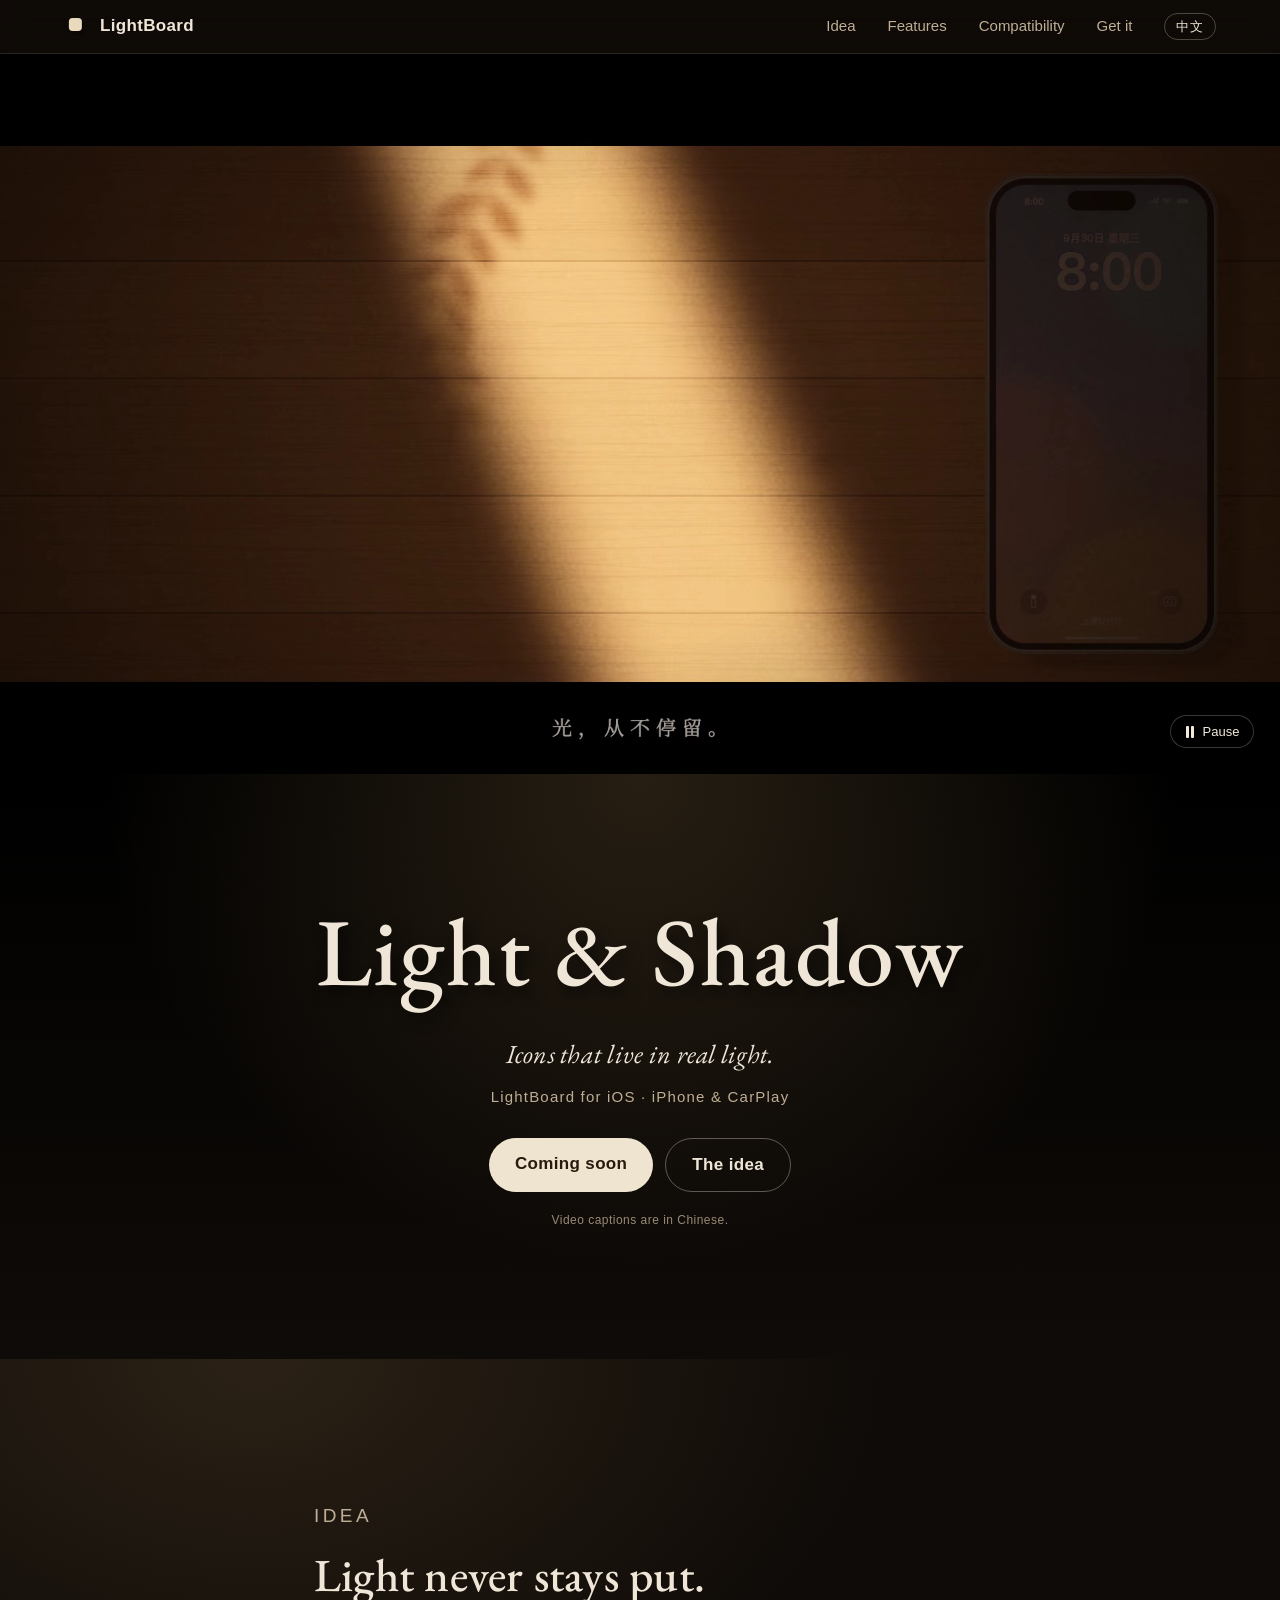
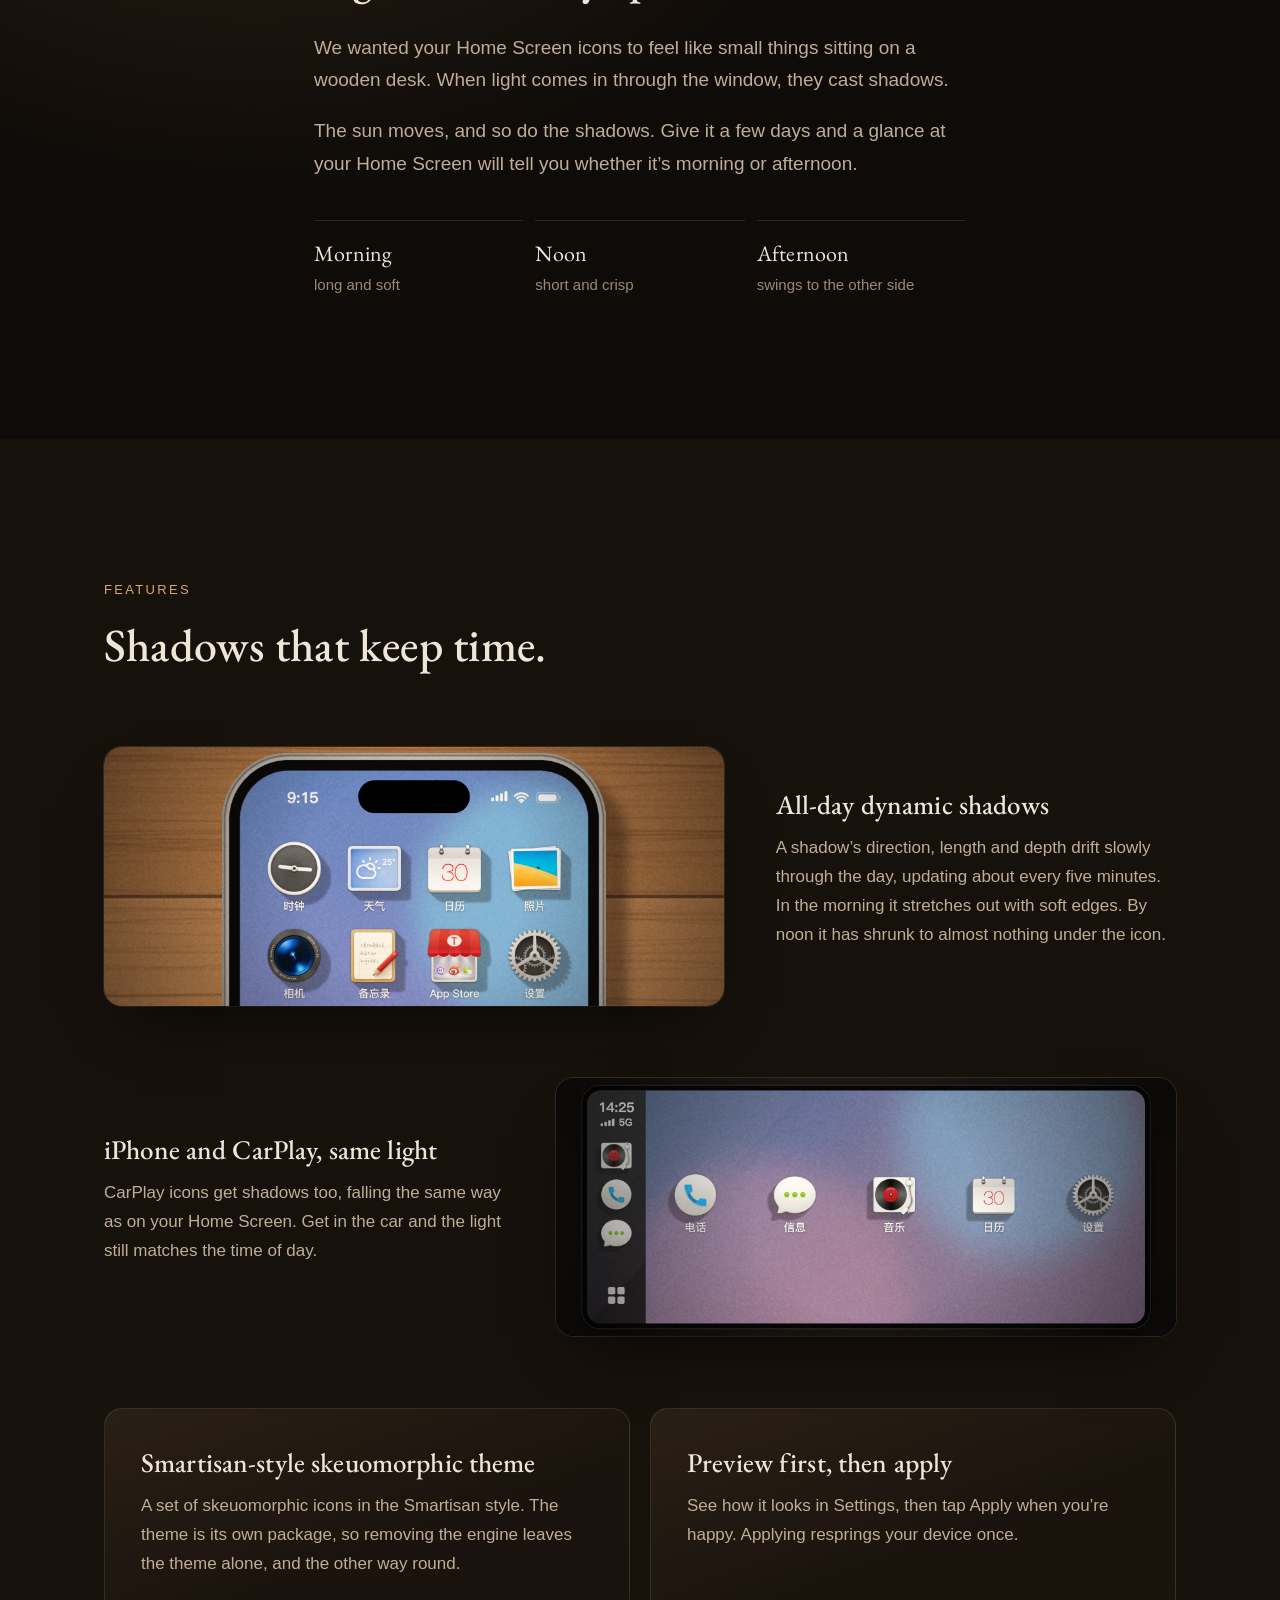
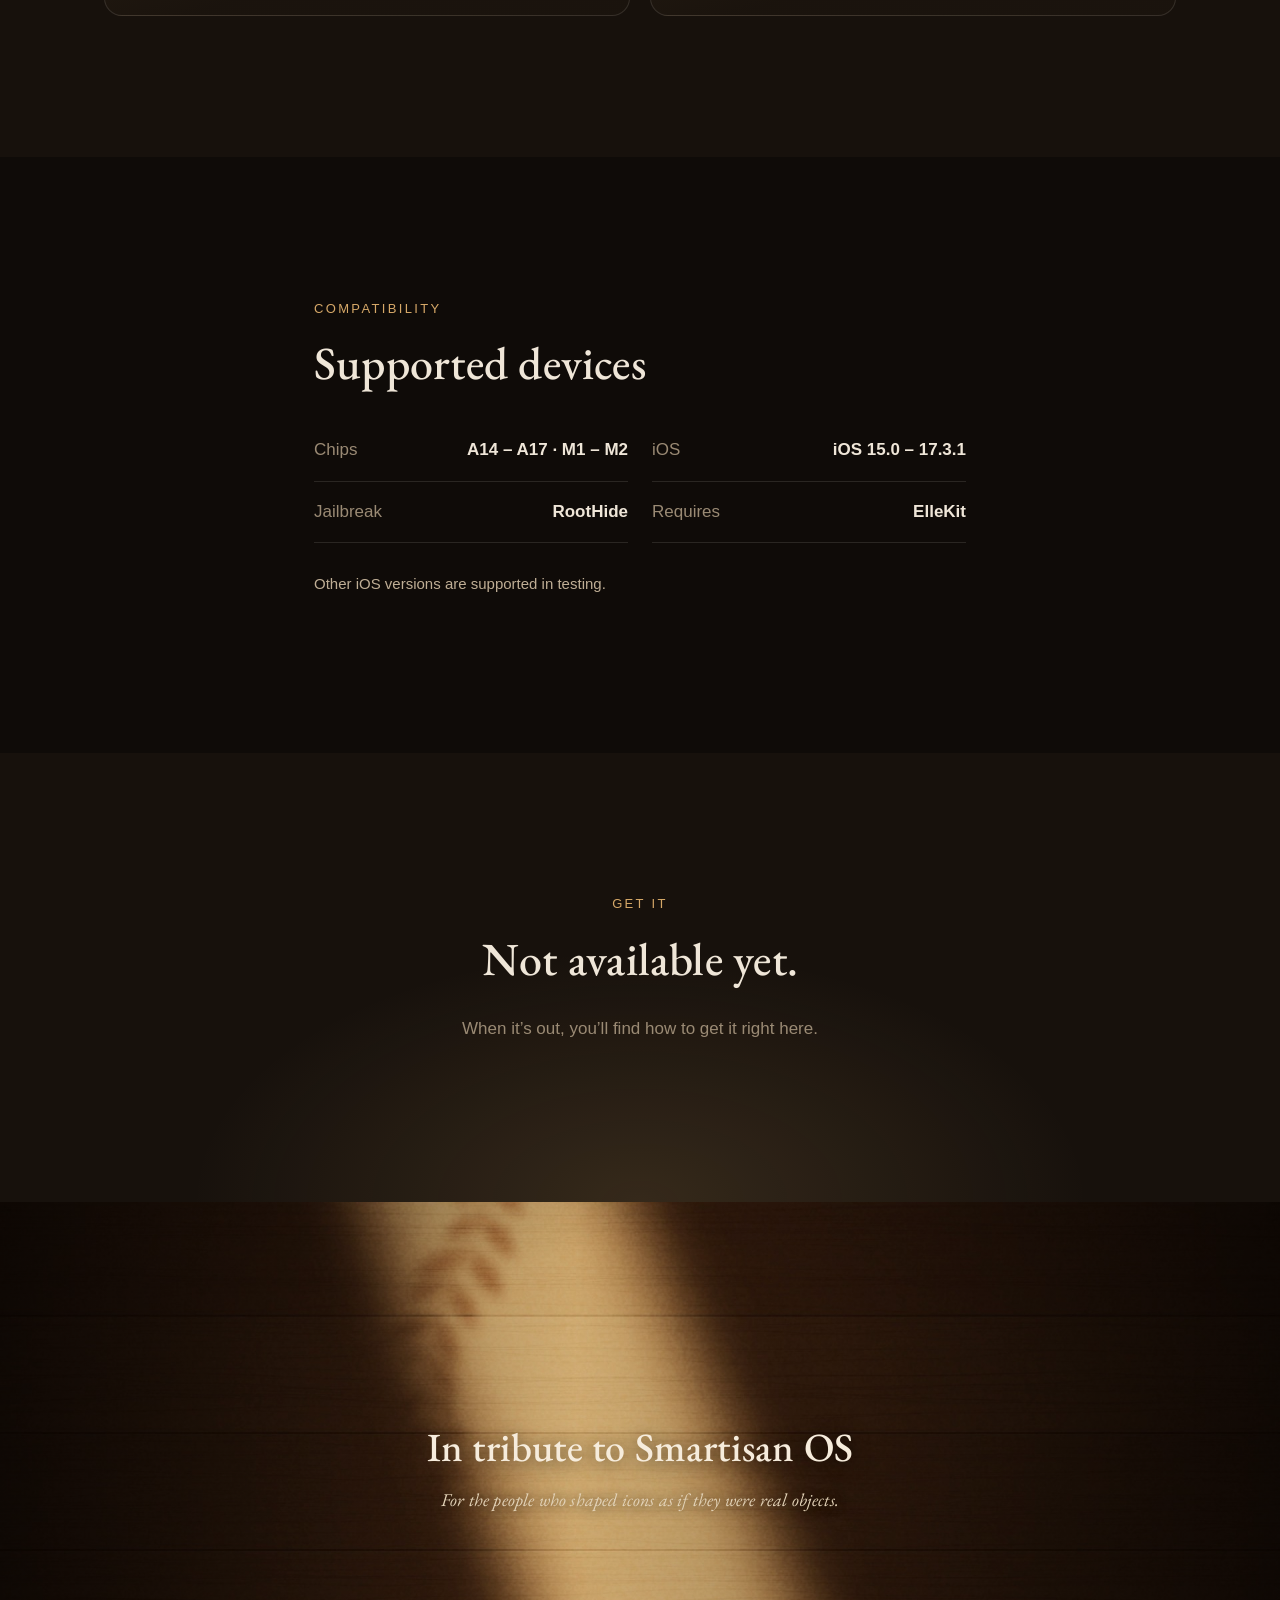
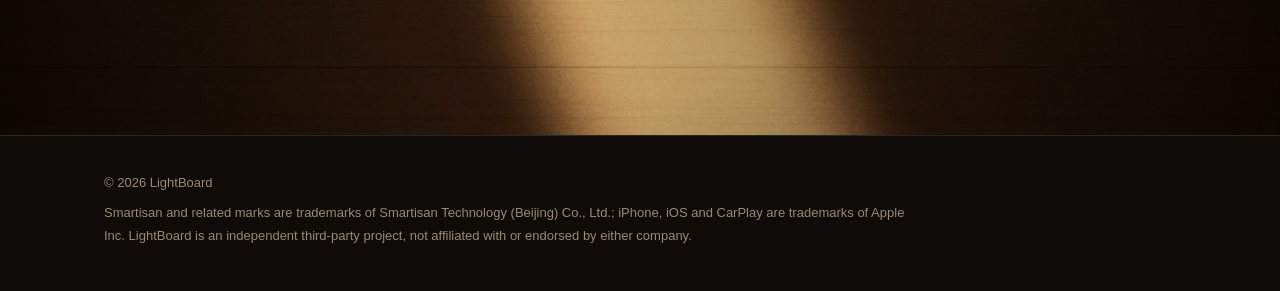
<file: index.html>
<!doctype html>
<html lang="zh-CN">
<head>
<meta charset="utf-8">
<meta name="viewport" content="width=device-width, initial-scale=1, viewport-fit=cover">
<title>LightBoard · 感知光影</title>
<meta name="description" content="LightBoard 是面向 iOS 15–17 的图标主题与全天动态阴影引擎：图标的影子随一天的太阳移动，iPhone 主屏与 CarPlay 同一束光。">
<link rel="canonical" href="https://tweak.smartisanios.com/">
<link rel="alternate" hreflang="zh-CN" href="https://tweak.smartisanios.com/">
<link rel="alternate" hreflang="en" href="https://tweak.smartisanios.com/en/">
<link rel="alternate" hreflang="x-default" href="https://tweak.smartisanios.com/">
<script>
(function () {
  try {
    if (localStorage.getItem('lb-lang')) return;
    var langs = navigator.languages && navigator.languages.length ? navigator.languages : [navigator.language || ''];
    for (var i = 0; i < langs.length; i++) { if (/^zh/i.test(langs[i])) return; }
    location.replace('/en/');
  } catch (e) {}
})();
</script>
<meta name="theme-color" content="#0f0b08">
<meta name="color-scheme" content="dark">

<meta property="og:type" content="website">
<meta property="og:site_name" content="LightBoard">
<meta property="og:title" content="LightBoard · 感知光影">
<meta property="og:description" content="让图标，活在真实的光里。iPhone 与 CarPlay 的全天动态图标阴影。">
<meta property="og:url" content="https://tweak.smartisanios.com/">
<meta property="og:image" content="https://tweak.smartisanios.com/assets/poster.jpg">
<meta property="og:locale" content="zh_CN">
<meta property="og:locale:alternate" content="en_US">
<meta name="twitter:card" content="summary_large_image">
<meta name="twitter:title" content="LightBoard · 感知光影">
<meta name="twitter:description" content="让图标，活在真实的光里。iPhone 与 CarPlay 的全天动态图标阴影。">
<meta name="twitter:image" content="https://tweak.smartisanios.com/assets/poster.jpg">

<link rel="icon" href="assets/favicon.svg" type="image/svg+xml">
<link rel="preconnect" href="https://fonts.googleapis.com">
<link rel="preconnect" href="https://fonts.gstatic.com" crossorigin>
<link rel="stylesheet" href="https://fonts.googleapis.com/css2?family=Noto+Serif+SC:wght@400;600;700&display=swap">
<link rel="stylesheet" href="assets/style.css">
</head>
<body>
<a class="skip" href="#main">跳到正文</a>

<header class="nav" aria-label="站点导航">
  <a class="brand" href="#top" aria-label="LightBoard 首页">
    <svg class="brand-mark" viewBox="0 0 32 32" aria-hidden="true"><rect x="9" y="11" width="16" height="16" rx="4.5" fill="#000" opacity=".28"/><rect x="6" y="6" width="16" height="16" rx="4.5" fill="#e9d9bd"/></svg>
    <span>LightBoard</span>
  </a>
  <nav>
    <ul>
      <li><a href="#idea">理念</a></li>
      <li><a href="#features">功能</a></li>
      <li><a href="#compat">兼容</a></li>
      <li><a href="#get">获取</a></li>
    </ul>
    <a class="lang-switch" href="/en/" hreflang="en" lang="en" data-lang="en" aria-label="English version">EN</a>
  </nav>
</header>

<main id="main">
  <section class="hero" id="top" aria-labelledby="hero-title">
    <div class="hero-media">
      <video id="hero-video" class="hero-video" autoplay muted loop playsinline preload="metadata"
             poster="assets/hero-poster.jpg" width="1920" height="1080"
             aria-label="宣传影片：一天之中，iPhone 与 CarPlay 图标的影子随阳光变化">
        <source src="assets/hero-1280.mp4" type="video/mp4" media="(max-width: 900px)">
        <source src="assets/hero.webm" type="video/webm">
        <source src="assets/hero.mp4" type="video/mp4">
      </video>
      <button class="play-toggle" id="play-toggle" type="button" aria-controls="hero-video" aria-pressed="false">
        <span class="play-icon" aria-hidden="true"></span><span class="play-label">暂停</span>
      </button>
    </div>
    <div class="hero-copy">
      <h1 id="hero-title">感知光影</h1>
      <p class="lead">让图标，活在真实的光里。</p>
      <p class="kicker">LightBoard for iOS · iPhone &amp; CarPlay</p>
      <p class="hero-cta"><a class="btn" href="#get">即将上线</a><a class="btn ghost" href="#idea">了解理念</a></p>
    </div>
  </section>

  <section class="idea" id="idea" aria-labelledby="idea-title">
    <div class="wrap narrow">
      <p class="eyebrow">理念</p>
      <h2 id="idea-title">光，从不停留。</h2>
      <p>我们想让桌面上的图标像摆在木桌上的小物件：窗外有光照进来，它们就有影子。</p>
      <p>太阳在动，影子也跟着动。多看几天，扫一眼桌面大概就知道是上午还是下午。</p>
      <ol class="day" aria-label="一天中的影子">
        <li><span class="day-t">清晨</span><span class="day-d">长而柔</span></li>
        <li><span class="day-t">正午</span><span class="day-d">短而清</span></li>
        <li><span class="day-t">午后</span><span class="day-d">转向另一侧</span></li>
      </ol>
    </div>
  </section>

  <section class="features" id="features" aria-labelledby="features-title">
    <div class="wrap">
      <p class="eyebrow">功能</p>
      <h2 id="features-title">影子跟着时间走。</h2>

      <article class="feature">
        <figure class="feature-media">
          <img src="assets/still-phone.jpg" width="1920" height="800" loading="lazy" decoding="async"
               alt="iPhone 主屏特写：时钟、天气、日历、照片等拟物图标在木桌暖光下投出柔和的影子">
        </figure>
        <div class="feature-copy">
          <h3>全天动态阴影</h3>
          <p>影子的方向、长短和深浅会随时间慢慢变，大约每五分钟更新一次。早上的影子拖得很长，边缘发虚；到了中午，几乎缩在图标底下。</p>
        </div>
      </article>

      <article class="feature reverse">
        <figure class="feature-media">
          <img src="assets/still-carplay.jpg" width="1920" height="800" loading="lazy" decoding="async"
               alt="CarPlay 界面：电话、信息、音乐、日历、设置等图标带有与手机一致的影子">
        </figure>
        <div class="feature-copy">
          <h3>iPhone 与 CarPlay，同一束光</h3>
          <p>CarPlay 上的图标也有影子，方向和手机主屏一致。上了车，看到的还是同一个时间的光。</p>
        </div>
      </article>

      <div class="grid2">
        <article class="card">
          <h3>锤子风格拟物主题</h3>
          <p>一套锤子风格的拟物图标。主题是单独的安装包，卸载引擎不会删掉主题，反过来也一样。</p>
        </article>
        <article class="card">
          <h3>先预览，再应用</h3>
          <p>在设置里先看效果，满意了再点应用。应用时桌面只重新载入一次。</p>
        </article>
      </div>
    </div>
  </section>

  <section class="compat" id="compat" aria-labelledby="compat-title">
    <div class="wrap narrow">
      <p class="eyebrow">兼容性</p>
      <h2 id="compat-title">支持哪些设备</h2>
      <dl class="specs">
        <div><dt>芯片</dt><dd>A14 – A17 · M1 – M2</dd></div>
        <div><dt>系统</dt><dd>iOS 15.0 – 17.3.1</dd></div>
        <div><dt>越狱环境</dt><dd>RootHide</dd></div>
        <div><dt>依赖</dt><dd>ElleKit</dd></div>
      </dl>
      <p class="note">其他 iOS 版本为测试支持。</p>
    </div>
  </section>

  <!-- ===== 获取方式占位区块：上线后替换为源地址 / 购买链接 ===== -->
  <section class="get" id="get" aria-labelledby="get-title">
    <div class="wrap narrow center">
      <p class="eyebrow">获取</p>
      <h2 id="get-title">还没上架。</h2>
      <p class="muted">上架后，获取方式会放在这里。</p>
    </div>
  </section>
  <!-- ===== /获取方式占位区块 ===== -->

  <section class="tribute" aria-labelledby="tribute-title">
    <figure class="tribute-media">
      <img src="assets/still-light.jpg" width="1920" height="800" loading="lazy" decoding="async" alt="">
      <figcaption class="tribute-copy">
        <h2 id="tribute-title">谨以此，致敬 Smartisan OS</h2>
        <p>致那些把图标当作真实物件来雕琢的人。</p>
      </figcaption>
    </figure>
  </section>
</main>

<footer class="footer">
  <div class="wrap">
    <p>© 2026 LightBoard</p>
    <p class="legal">Smartisan 及相关标识为锤子科技（北京）股份有限公司的商标；iPhone、iOS、CarPlay 为 Apple Inc. 的商标。LightBoard 为独立开发的第三方作品，与上述公司无关联，亦未获其认可。</p>
  </div>
</footer>

<script>
document.querySelectorAll('.lang-switch').forEach(function (a) {
  a.addEventListener('click', function () { try { localStorage.setItem('lb-lang', a.getAttribute('data-lang')); } catch (e) {} });
});
(function () {
  var v = document.getElementById('hero-video');
  var btn = document.getElementById('play-toggle');
  if (!v || !btn) return;
  var label = btn.querySelector('.play-label');
  var reduce = window.matchMedia && window.matchMedia('(prefers-reduced-motion: reduce)').matches;

  // Pick the lighter file on narrow screens (for browsers that ignore <source media>).
  try {
    var small = window.matchMedia('(max-width: 900px)').matches;
    var want = small ? 'assets/hero-1280.mp4' : null;
    if (want && v.currentSrc && v.currentSrc.indexOf('hero-1280') === -1) { v.src = want; }
  } catch (e) {}

  function sync() {
    var paused = v.paused;
    btn.setAttribute('aria-pressed', paused ? 'true' : 'false');
    btn.classList.toggle('is-paused', paused);
    label.textContent = paused ? '播放' : '暂停';
  }
  if (reduce) {
    v.removeAttribute('autoplay');
    v.pause();
    btn.classList.add('prominent');
  }
  btn.addEventListener('click', function () {
    if (v.paused) { var p = v.play(); if (p && p.catch) p.catch(function () {}); }
    else { v.pause(); }
  });
  v.addEventListener('play', sync);
  v.addEventListener('pause', sync);
  // If no source can be loaded the poster stays visible; hide the control.
  var sources = v.querySelectorAll('source');
  if (sources.length) {
    sources[sources.length - 1].addEventListener('error', function () {
      if (v.networkState === 3) btn.hidden = true;
    });
  }
  sync();
})();
</script>
</body>
</html>
</file>
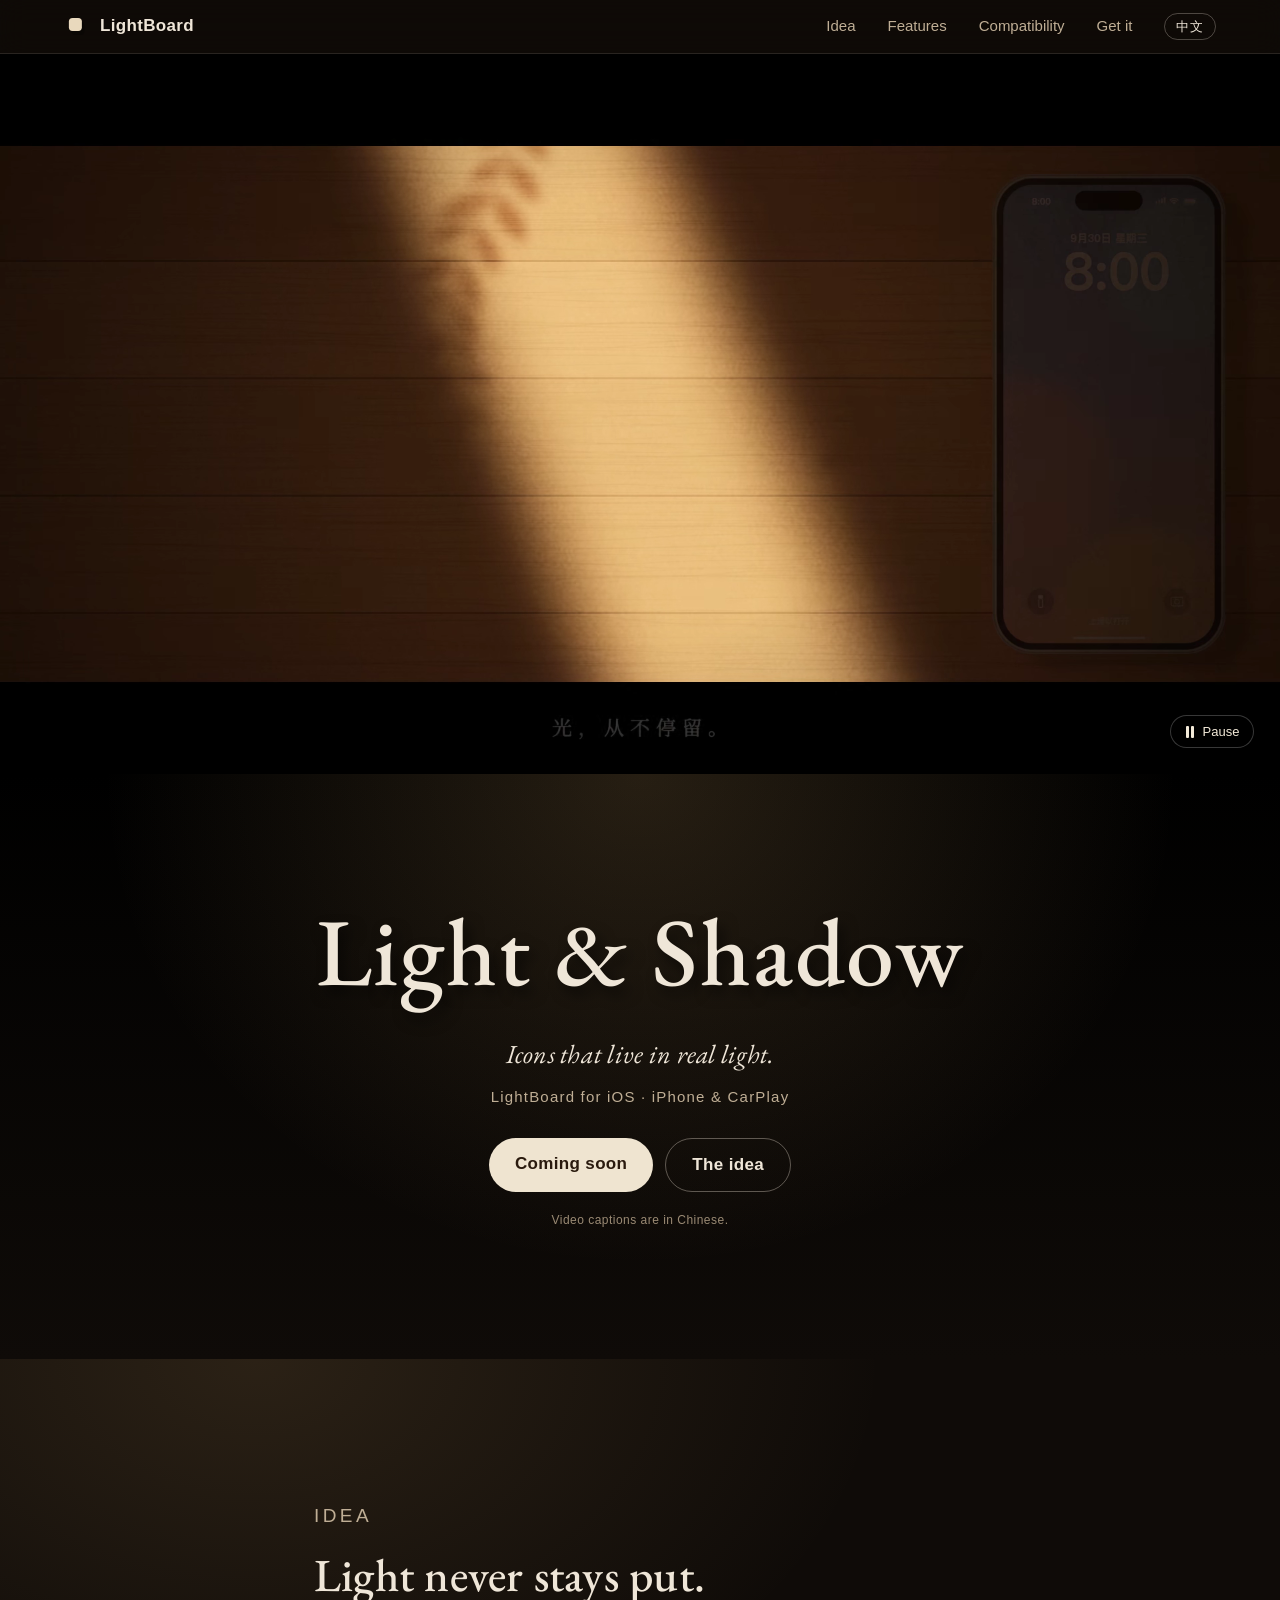
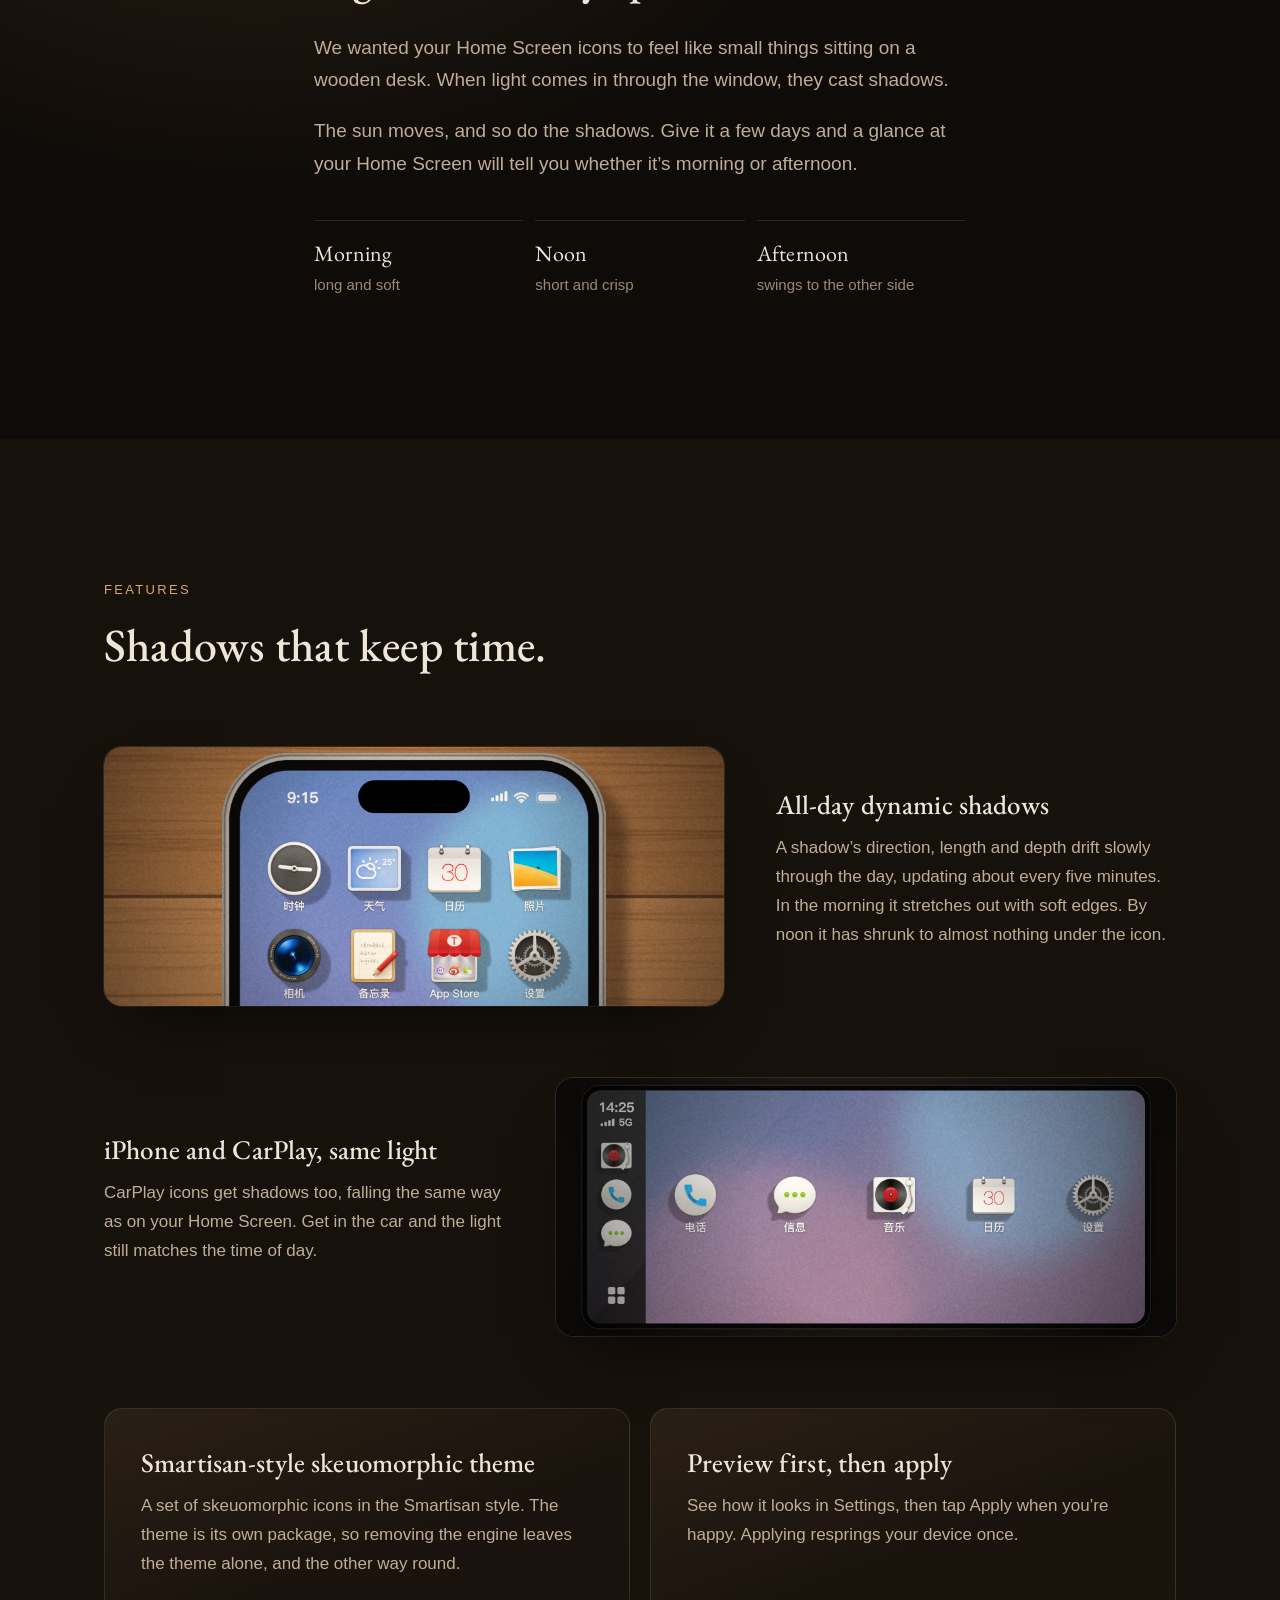
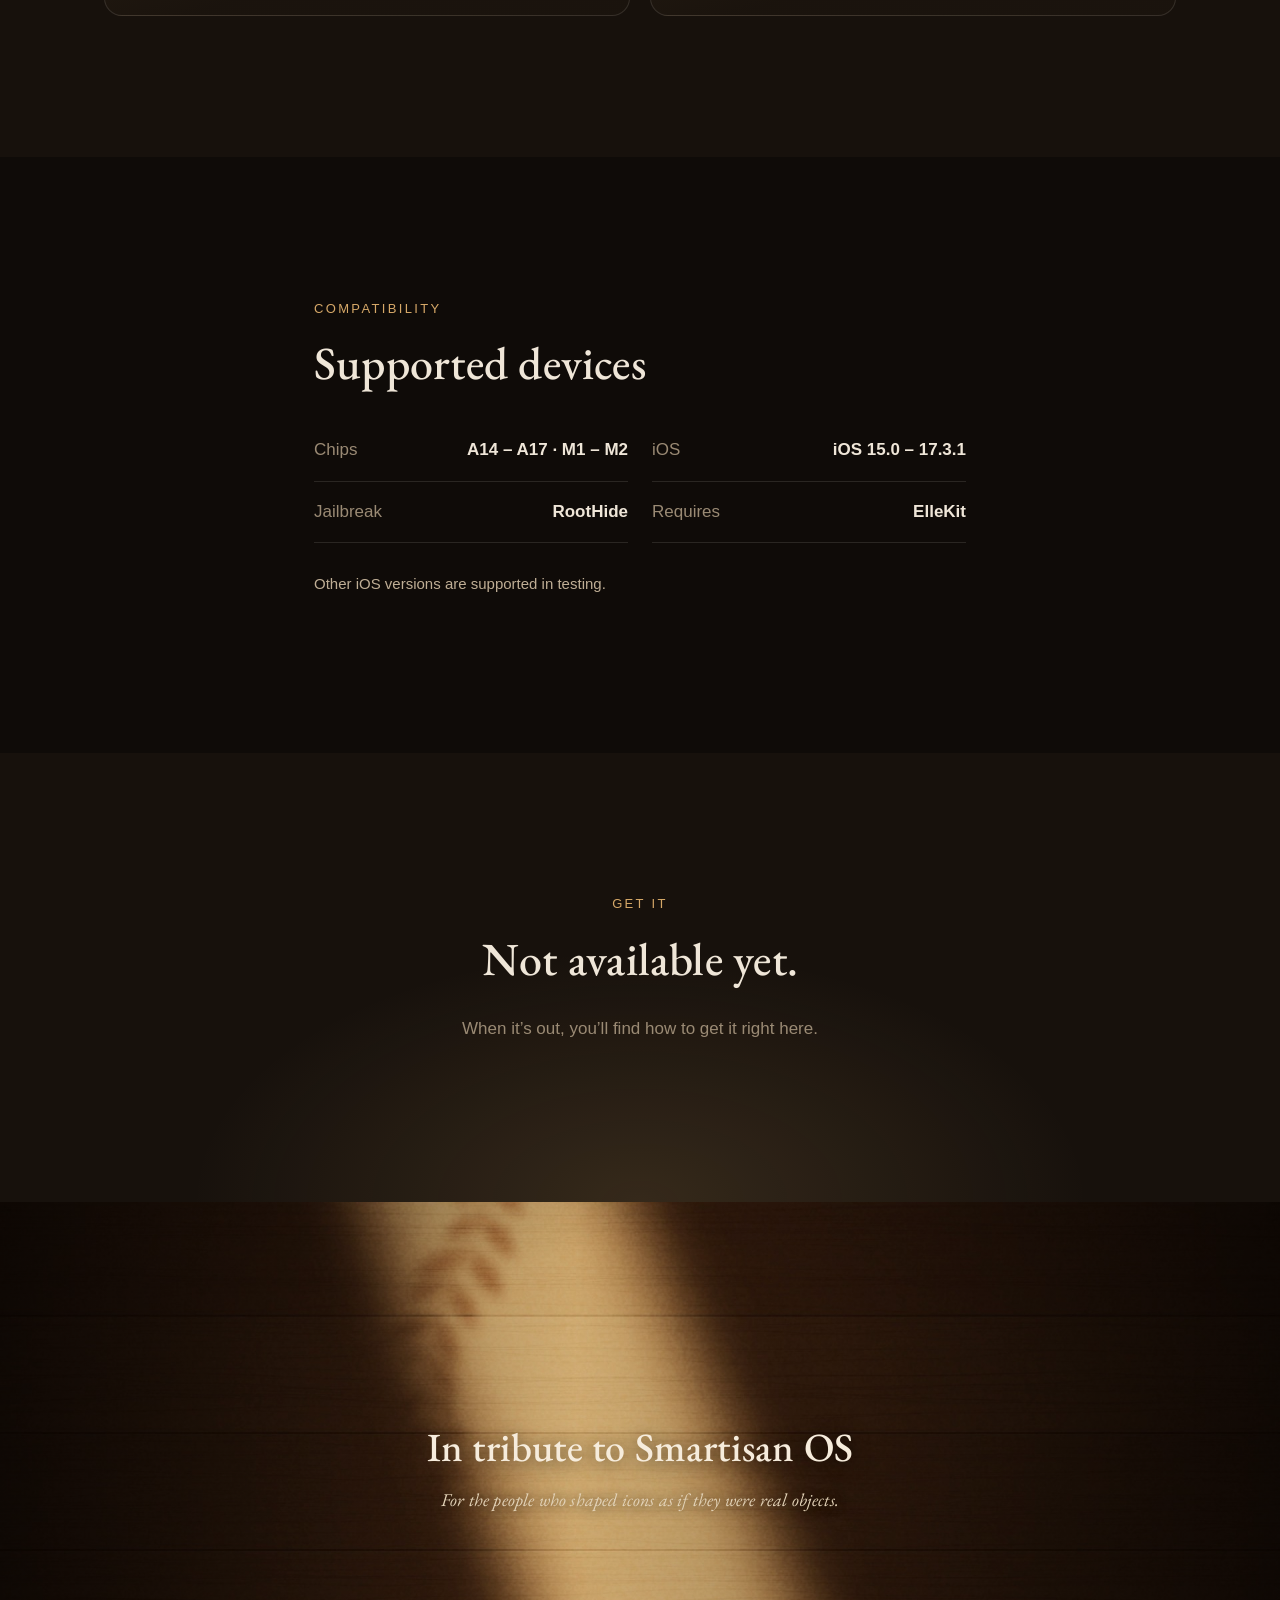
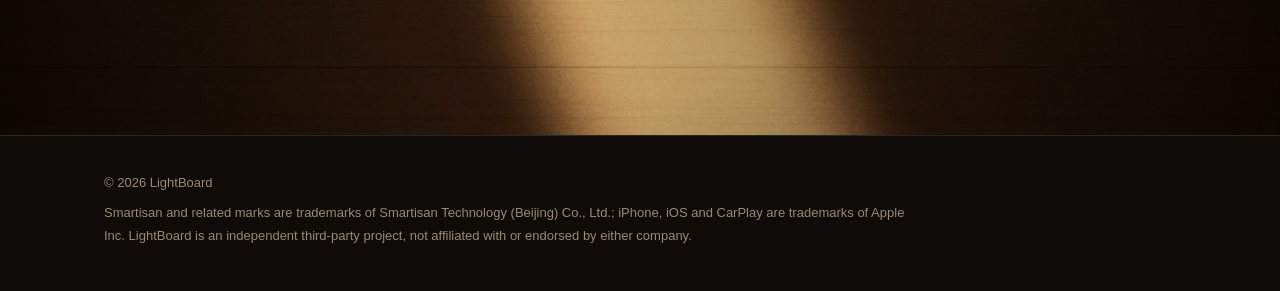
<file: en/index.html>
<!doctype html>
<html lang="en">
<head>
<meta charset="utf-8">
<meta name="viewport" content="width=device-width, initial-scale=1, viewport-fit=cover">
<title>LightBoard · Light &amp; Shadow</title>
<meta name="description" content="LightBoard is an icon theme and all-day shadow engine for jailbroken iOS 15–17. Icon shadows follow the sun, on the Home Screen and in CarPlay.">
<link rel="canonical" href="https://tweak.smartisanios.com/en/">
<link rel="alternate" hreflang="zh-CN" href="https://tweak.smartisanios.com/">
<link rel="alternate" hreflang="en" href="https://tweak.smartisanios.com/en/">
<link rel="alternate" hreflang="x-default" href="https://tweak.smartisanios.com/">
<meta name="theme-color" content="#0f0b08">
<meta name="color-scheme" content="dark">

<meta property="og:type" content="website">
<meta property="og:site_name" content="LightBoard">
<meta property="og:title" content="LightBoard · Light &amp; Shadow">
<meta property="og:description" content="Icons that live in real light. All-day icon shadows for iPhone and CarPlay.">
<meta property="og:url" content="https://tweak.smartisanios.com/en/">
<meta property="og:image" content="https://tweak.smartisanios.com/assets/poster.jpg">
<meta property="og:locale" content="en_US">
<meta property="og:locale:alternate" content="zh_CN">
<meta name="twitter:card" content="summary_large_image">
<meta name="twitter:title" content="LightBoard · Light &amp; Shadow">
<meta name="twitter:description" content="Icons that live in real light. All-day icon shadows for iPhone and CarPlay.">
<meta name="twitter:image" content="https://tweak.smartisanios.com/assets/poster.jpg">

<link rel="icon" href="/assets/favicon.svg" type="image/svg+xml">
<link rel="preconnect" href="https://fonts.googleapis.com">
<link rel="preconnect" href="https://fonts.gstatic.com" crossorigin>
<link rel="stylesheet" href="https://fonts.googleapis.com/css2?family=EB+Garamond:wght@400;500;600&family=Noto+Serif+SC:wght@400;600;700&display=swap">
<link rel="stylesheet" href="/assets/style.css">
</head>
<body>
<a class="skip" href="#main">Skip to content</a>

<header class="nav" aria-label="Site navigation">
  <a class="brand" href="#top" aria-label="LightBoard home">
    <svg class="brand-mark" viewBox="0 0 32 32" aria-hidden="true"><rect x="9" y="11" width="16" height="16" rx="4.5" fill="#000" opacity=".28"/><rect x="6" y="6" width="16" height="16" rx="4.5" fill="#e9d9bd"/></svg>
    <span>LightBoard</span>
  </a>
  <nav>
    <ul>
      <li><a href="#idea">Idea</a></li>
      <li><a href="#features">Features</a></li>
      <li><a href="#compat">Compatibility</a></li>
      <li><a href="#get">Get it</a></li>
    </ul>
    <a class="lang-switch" href="/" hreflang="zh-CN" lang="zh-CN" data-lang="zh" aria-label="中文版">中文</a>
  </nav>
</header>

<main id="main">
  <section class="hero" id="top" aria-labelledby="hero-title">
    <div class="hero-media">
      <video id="hero-video" class="hero-video" autoplay muted loop playsinline preload="metadata"
             poster="/assets/hero-poster.jpg" width="1920" height="1080"
             aria-label="Promo film: over one day, icon shadows on iPhone and CarPlay shift with the sunlight">
        <source src="/assets/hero-1280.mp4" type="video/mp4" media="(max-width: 900px)">
        <source src="/assets/hero.webm" type="video/webm">
        <source src="/assets/hero.mp4" type="video/mp4">
      </video>
      <button class="play-toggle" id="play-toggle" type="button" aria-controls="hero-video" aria-pressed="false">
        <span class="play-icon" aria-hidden="true"></span><span class="play-label">Pause</span>
      </button>
    </div>
    <div class="hero-copy">
      <h1 id="hero-title">Light &amp; Shadow</h1>
      <p class="lead">Icons that live in real light.</p>
      <p class="kicker">LightBoard for iOS · iPhone &amp; CarPlay</p>
      <p class="hero-cta"><a class="btn" href="#get">Coming soon</a><a class="btn ghost" href="#idea">The idea</a></p>
      <p class="caption-note">Video captions are in Chinese.</p>
    </div>
  </section>

  <section class="idea" id="idea" aria-labelledby="idea-title">
    <div class="wrap narrow">
      <p class="eyebrow">Idea</p>
      <h2 id="idea-title">Light never stays put.</h2>
      <p>We wanted your Home Screen icons to feel like small things sitting on a wooden desk. When light comes in through the window, they cast shadows.</p>
      <p>The sun moves, and so do the shadows. Give it a few days and a glance at your Home Screen will tell you whether it&rsquo;s morning or afternoon.</p>
      <ol class="day" aria-label="Shadows through the day">
        <li><span class="day-t">Morning</span><span class="day-d">long and soft</span></li>
        <li><span class="day-t">Noon</span><span class="day-d">short and crisp</span></li>
        <li><span class="day-t">Afternoon</span><span class="day-d">swings to the other side</span></li>
      </ol>
    </div>
  </section>

  <section class="features" id="features" aria-labelledby="features-title">
    <div class="wrap">
      <p class="eyebrow">Features</p>
      <h2 id="features-title">Shadows that keep time.</h2>

      <article class="feature">
        <figure class="feature-media">
          <img src="/assets/still-phone.jpg" width="1920" height="800" loading="lazy" decoding="async"
               alt="Close-up of an iPhone Home Screen: skeuomorphic Clock, Weather, Calendar and Photos icons casting soft shadows in warm light on a wooden desk">
        </figure>
        <div class="feature-copy">
          <h3>All-day dynamic shadows</h3>
          <p>A shadow&rsquo;s direction, length and depth drift slowly through the day, updating about every five minutes. In the morning it stretches out with soft edges. By noon it has shrunk to almost nothing under the icon.</p>
        </div>
      </article>

      <article class="feature reverse">
        <figure class="feature-media">
          <img src="/assets/still-carplay.jpg" width="1920" height="800" loading="lazy" decoding="async"
               alt="CarPlay screen: Phone, Messages, Music, Calendar and Settings icons with shadows matching the iPhone">
        </figure>
        <div class="feature-copy">
          <h3>iPhone and CarPlay, same light</h3>
          <p>CarPlay icons get shadows too, falling the same way as on your Home Screen. Get in the car and the light still matches the time of day.</p>
        </div>
      </article>

      <div class="grid2">
        <article class="card">
          <h3>Smartisan-style skeuomorphic theme</h3>
          <p>A set of skeuomorphic icons in the Smartisan style. The theme is its own package, so removing the engine leaves the theme alone, and the other way round.</p>
        </article>
        <article class="card">
          <h3>Preview first, then apply</h3>
          <p>See how it looks in Settings, then tap Apply when you&rsquo;re happy. Applying resprings your device once.</p>
        </article>
      </div>
    </div>
  </section>

  <section class="compat" id="compat" aria-labelledby="compat-title">
    <div class="wrap narrow">
      <p class="eyebrow">Compatibility</p>
      <h2 id="compat-title">Supported devices</h2>
      <dl class="specs">
        <div><dt>Chips</dt><dd>A14 – A17 · M1 – M2</dd></div>
        <div><dt>iOS</dt><dd>iOS 15.0 – 17.3.1</dd></div>
        <div><dt>Jailbreak</dt><dd>RootHide</dd></div>
        <div><dt>Requires</dt><dd>ElleKit</dd></div>
      </dl>
      <p class="note">Other iOS versions are supported in testing.</p>
    </div>
  </section>

  <!-- ===== Get-it placeholder: replace with repo URL / purchase link at launch ===== -->
  <section class="get" id="get" aria-labelledby="get-title">
    <div class="wrap narrow center">
      <p class="eyebrow">Get it</p>
      <h2 id="get-title">Not available yet.</h2>
      <p class="muted">When it&rsquo;s out, you&rsquo;ll find how to get it right here.</p>
    </div>
  </section>
  <!-- ===== /Get-it placeholder ===== -->

  <section class="tribute" aria-labelledby="tribute-title">
    <figure class="tribute-media">
      <img src="/assets/still-light.jpg" width="1920" height="800" loading="lazy" decoding="async" alt="">
      <figcaption class="tribute-copy">
        <h2 id="tribute-title">In tribute to Smartisan OS</h2>
        <p>For the people who shaped icons as if they were real objects.</p>
      </figcaption>
    </figure>
  </section>
</main>

<footer class="footer">
  <div class="wrap">
    <p>© 2026 LightBoard</p>
    <p class="legal">Smartisan and related marks are trademarks of Smartisan Technology (Beijing) Co., Ltd.; iPhone, iOS and CarPlay are trademarks of Apple Inc. LightBoard is an independent third-party project, not affiliated with or endorsed by either company.</p>
  </div>
</footer>

<script>
document.querySelectorAll('.lang-switch').forEach(function (a) {
  a.addEventListener('click', function () { try { localStorage.setItem('lb-lang', a.getAttribute('data-lang')); } catch (e) {} });
});
(function () {
  var v = document.getElementById('hero-video');
  var btn = document.getElementById('play-toggle');
  if (!v || !btn) return;
  var label = btn.querySelector('.play-label');
  var reduce = window.matchMedia && window.matchMedia('(prefers-reduced-motion: reduce)').matches;

  // Pick the lighter file on narrow screens (for browsers that ignore <source media>).
  try {
    var small = window.matchMedia('(max-width: 900px)').matches;
    var want = small ? '/assets/hero-1280.mp4' : null;
    if (want && v.currentSrc && v.currentSrc.indexOf('hero-1280') === -1) { v.src = want; }
  } catch (e) {}

  function sync() {
    var paused = v.paused;
    btn.setAttribute('aria-pressed', paused ? 'true' : 'false');
    btn.classList.toggle('is-paused', paused);
    label.textContent = paused ? 'Play' : 'Pause';
  }
  if (reduce) {
    v.removeAttribute('autoplay');
    v.pause();
    btn.classList.add('prominent');
  }
  btn.addEventListener('click', function () {
    if (v.paused) { var p = v.play(); if (p && p.catch) p.catch(function () {}); }
    else { v.pause(); }
  });
  v.addEventListener('play', sync);
  v.addEventListener('pause', sync);
  // If no source can be loaded the poster stays visible; hide the control.
  var sources = v.querySelectorAll('source');
  if (sources.length) {
    sources[sources.length - 1].addEventListener('error', function () {
      if (v.networkState === 3) btn.hidden = true;
    });
  }
  sync();
})();
</script>
</body>
</html>
</file>
<file: assets/style.css>
:root {
  --bg: #0f0b08;
  --bg-2: #17110c;
  --paper: #efe4d0;
  --ink: #2a1a0e;
  --text: #efe6d8;
  --text-2: #bfae95;
  --muted: #9a8a74;
  --accent: #d6a868;
  --accent-2: #f0cf96;
  --line: rgba(239, 230, 216, .12);
  --radius: 18px;
  --serif: "Noto Serif SC", "Songti SC", "STSong", "Source Han Serif SC", serif;
  --sans: -apple-system, BlinkMacSystemFont, "PingFang SC", "Hiragino Sans GB", "Microsoft YaHei", "Helvetica Neue", Arial, sans-serif;
  --gutter: clamp(16px, 5vw, 64px);
}

*, *::before, *::after { box-sizing: border-box; }
html { scroll-behavior: smooth; -webkit-text-size-adjust: 100%; }
@media (prefers-reduced-motion: reduce) { html { scroll-behavior: auto; } }

body {
  margin: 0;
  background: var(--bg);
  color: var(--text);
  font-family: var(--sans);
  font-size: 17px;
  line-height: 1.8;
  overflow-x: hidden;
  -webkit-font-smoothing: antialiased;
}
img, video { display: block; max-width: 100%; height: auto; }
a { color: var(--accent-2); text-underline-offset: 3px; }
h1, h2, h3 { font-family: var(--serif); font-weight: 600; line-height: 1.3; margin: 0; letter-spacing: .04em; }
p { margin: 0 0 1em; }

.skip {
  position: absolute; left: 12px; top: -48px; z-index: 100;
  background: var(--paper); color: var(--ink); padding: 8px 14px; border-radius: 8px;
}
.skip:focus { top: 12px; }
:focus-visible { outline: 2px solid var(--accent-2); outline-offset: 3px; border-radius: 4px; }

.wrap { width: 100%; max-width: 1200px; margin: 0 auto; padding: 0 var(--gutter); }
.narrow { max-width: 780px; }
.center { text-align: center; }
.muted { color: var(--muted); }
.eyebrow {
  font-size: 13px; letter-spacing: .3em; color: var(--accent);
  margin-bottom: 14px; text-transform: uppercase;
}

/* Nav */
.nav {
  position: sticky; top: 0; z-index: 50;
  display: flex; align-items: center; justify-content: space-between; gap: 16px;
  padding: 12px var(--gutter);
  background: rgba(15, 11, 8, .72);
  -webkit-backdrop-filter: saturate(140%) blur(14px);
  backdrop-filter: saturate(140%) blur(14px);
  border-bottom: 1px solid var(--line);
}
.brand { display: inline-flex; align-items: center; gap: 10px; color: var(--text); text-decoration: none; font-weight: 600; letter-spacing: .06em; }
.brand-mark { width: 26px; height: 26px; }
.nav ul { display: flex; gap: clamp(12px, 3vw, 32px); list-style: none; margin: 0; padding: 0; }
.nav a:not(.brand) { color: var(--text-2); text-decoration: none; font-size: 15px; }
.nav a:not(.brand):hover { color: var(--text); }
.nav nav { display: flex; align-items: center; gap: clamp(12px, 3vw, 32px); }
.nav a.lang-switch {
  color: var(--text); font-size: 13px; letter-spacing: .06em; line-height: 1;
  padding: 6px 11px; border: 1px solid rgba(239,230,216,.28); border-radius: 999px; white-space: nowrap;
}
.nav a.lang-switch:hover { border-color: var(--text); }

/* Hero */
.hero { background: #000; }
.hero-media { position: relative; width: 100%; max-height: 100svh; aspect-ratio: 16 / 9; background: #000; margin: 0 auto; }
.hero-video { width: 100%; height: 100%; object-fit: contain; background: #000; }
.play-toggle {
  position: absolute; right: clamp(12px, 2vw, 28px); bottom: clamp(12px, 2vw, 28px);
  display: inline-flex; align-items: center; gap: 8px;
  padding: 8px 14px; border-radius: 999px; border: 1px solid rgba(255,255,255,.22);
  background: rgba(0,0,0,.45); color: #f3ead9; font: 500 13px var(--sans); cursor: pointer;
  -webkit-backdrop-filter: blur(8px); backdrop-filter: blur(8px);
}
.play-toggle:hover { background: rgba(0,0,0,.65); }
.play-icon { width: 10px; height: 12px; position: relative; }
.play-icon::before, .play-icon::after { content: ""; position: absolute; top: 0; width: 3px; height: 12px; background: currentColor; border-radius: 1px; }
.play-icon::before { left: 1px; } .play-icon::after { right: 1px; }
.is-paused .play-icon::before { left: 1px; width: 0; height: 0; background: none; border-style: solid; border-width: 6px 0 6px 10px; border-color: transparent transparent transparent currentColor; border-radius: 0; }
.is-paused .play-icon::after { display: none; }
.play-toggle.prominent { right: 50%; bottom: 50%; transform: translate(50%, 50%); padding: 14px 22px; font-size: 16px; }

.hero-copy {
  text-align: center;
  padding: clamp(56px, 9vw, 120px) var(--gutter) clamp(64px, 10vw, 128px);
  background:
    radial-gradient(60% 120% at 50% 0%, rgba(214,168,104,.18), transparent 70%),
    linear-gradient(#000, var(--bg));
}
.hero-copy h1 { font-size: clamp(44px, 8vw, 96px); letter-spacing: .12em; text-shadow: 0.06em 0.08em 0.14em rgba(0,0,0,.55); }
.lead { font-family: var(--serif); font-size: clamp(18px, 2.4vw, 26px); color: var(--text); margin: 18px 0 8px; letter-spacing: .12em; }
.kicker { color: var(--text-2); letter-spacing: .18em; font-size: clamp(13px, 1.5vw, 15px); }
.hero-cta { display: flex; gap: 12px; justify-content: center; flex-wrap: wrap; margin-top: 28px; }
.btn {
  display: inline-block; padding: 12px 26px; border-radius: 999px; text-decoration: none;
  background: var(--paper); color: var(--ink); font-weight: 600; letter-spacing: .08em;
}
.btn:hover { background: #fff3dd; }
.btn.ghost { background: transparent; color: var(--text); border: 1px solid rgba(239,230,216,.35); }
.btn.ghost:hover { border-color: var(--text); }

/* Sections */
section { position: relative; }
.idea, .features, .compat, .get, .tribute { padding: clamp(72px, 11vw, 150px) 0; }
h2 { font-size: clamp(28px, 4.2vw, 46px); margin-bottom: 26px; }
h3 { font-size: clamp(21px, 2.4vw, 27px); margin-bottom: 12px; }

.idea {
  background:
    radial-gradient(70% 90% at 20% 0%, rgba(214,168,104,.14), transparent 70%),
    var(--bg);
}
.idea p { color: var(--text-2); font-size: clamp(16px, 1.8vw, 19px); }
.day { list-style: none; padding: 0; margin: 40px 0 0; display: grid; grid-template-columns: repeat(3, 1fr); gap: 12px; }
.day li { border-top: 1px solid var(--line); padding-top: 14px; display: flex; flex-direction: column; }
.day-t { font-family: var(--serif); font-size: clamp(18px, 2vw, 22px); color: var(--text); }
.day-d { color: var(--muted); font-size: 15px; }

.features { background: var(--bg-2); }
.feature { display: grid; grid-template-columns: 1.55fr 1fr; gap: clamp(24px, 4vw, 56px); align-items: center; margin-top: clamp(40px, 6vw, 72px); }
.feature.reverse { grid-template-columns: 1fr 1.55fr; }
.feature.reverse .feature-media { order: 2; }
.feature-media { margin: 0; border-radius: var(--radius); overflow: hidden; box-shadow: 0 30px 60px -30px rgba(0,0,0,.8), 0 0 0 1px var(--line); background: #000; }
.feature-media img { width: 100%; aspect-ratio: 12 / 5; object-fit: cover; }
.feature-copy p { color: var(--text-2); }

.grid2 { display: grid; grid-template-columns: 1fr 1fr; gap: 20px; margin-top: clamp(40px, 6vw, 72px); }
.card {
  padding: clamp(24px, 3vw, 36px); border-radius: var(--radius);
  background: linear-gradient(160deg, rgba(214,168,104,.10), rgba(214,168,104,.02) 60%);
  border: 1px solid var(--line);
}
.card p { color: var(--text-2); margin: 0; }

.compat { background: var(--bg); }
.specs { margin: 0 0 28px; display: grid; grid-template-columns: repeat(2, 1fr); gap: 0 24px; }
.specs div { display: flex; justify-content: space-between; gap: 16px; padding: 16px 0; border-bottom: 1px solid var(--line); }
.specs dt { color: var(--muted); }
.specs dd { margin: 0; color: var(--text); font-weight: 600; text-align: right; }
.note { color: var(--text-2); font-size: 15px; }

.get {
  background:
    radial-gradient(50% 80% at 50% 100%, rgba(214,168,104,.16), transparent 70%),
    var(--bg-2);
}

.tribute { background: #000; padding: 0; }
.tribute-media { margin: 0; position: relative; }
.tribute-media img { width: 100%; min-height: 320px; aspect-ratio: 12 / 5; object-fit: cover; }
.tribute-copy {
  position: absolute; inset: 0; display: flex; flex-direction: column; justify-content: center; align-items: center;
  text-align: center; padding: 24px var(--gutter);
  background: linear-gradient(90deg, rgba(0,0,0,.55), rgba(0,0,0,.15) 45%, rgba(0,0,0,.55));
}
.tribute-copy h2 { font-size: clamp(22px, 3.4vw, 40px); margin-bottom: 12px; color: #f6ecdc; text-shadow: 0 2px 18px rgba(0,0,0,.6); }
.tribute-copy p { margin: 0; color: #e3d3b8; font-family: var(--serif); letter-spacing: .12em; font-size: clamp(14px, 1.6vw, 18px); text-shadow: 0 1px 12px rgba(0,0,0,.7); }

.footer { border-top: 1px solid var(--line); padding: 36px 0 calc(36px + env(safe-area-inset-bottom)); color: var(--muted); font-size: 13px; background: var(--bg); }
.footer p { margin: 0 0 8px; }
.legal { max-width: 820px; line-height: 1.7; }

@media (max-width: 820px) {
  .feature, .feature.reverse { grid-template-columns: 1fr; }
  .feature.reverse .feature-media { order: 0; }
  .grid2 { grid-template-columns: 1fr; }
  .specs { grid-template-columns: 1fr; }
}
@media (max-width: 480px) {
  body { font-size: 16px; }
  .nav ul { gap: 14px; }
  .nav a:not(.brand) { font-size: 14px; }
  .brand span { display: none; }
  .day { grid-template-columns: 1fr; }
  .play-toggle { padding: 6px 12px; font-size: 12px; }
}
@media (min-width: 2200px) {
  body { font-size: 19px; }
  .wrap { max-width: 1480px; }
  .narrow { max-width: 960px; }
}

/* English page */
.caption-note { margin: 18px 0 0; font-size: 12px; color: var(--muted); letter-spacing: .04em; }
:lang(en) {
  --serif: "EB Garamond", "Noto Serif SC", Georgia, "Times New Roman", serif;
}
html:lang(en) body { line-height: 1.7; }
:lang(en) h1, :lang(en) h2, :lang(en) h3 { letter-spacing: .005em; font-weight: 500; }
:lang(en) .hero-copy h1 { letter-spacing: .02em; }
:lang(en) .lead { letter-spacing: .01em; font-style: italic; }
:lang(en) .kicker { letter-spacing: .08em; }
:lang(en) .btn { letter-spacing: .02em; }
:lang(en) .eyebrow { letter-spacing: .18em; }
:lang(en) .brand { letter-spacing: .02em; }
:lang(en) .tribute-copy p { letter-spacing: .01em; font-style: italic; }
:lang(en) .day-t { letter-spacing: .01em; }
@media (max-width: 480px) {
  html:lang(en) .nav ul { gap: 10px; }
  html:lang(en) .nav a:not(.brand) { font-size: 13px; }
}
</file>
